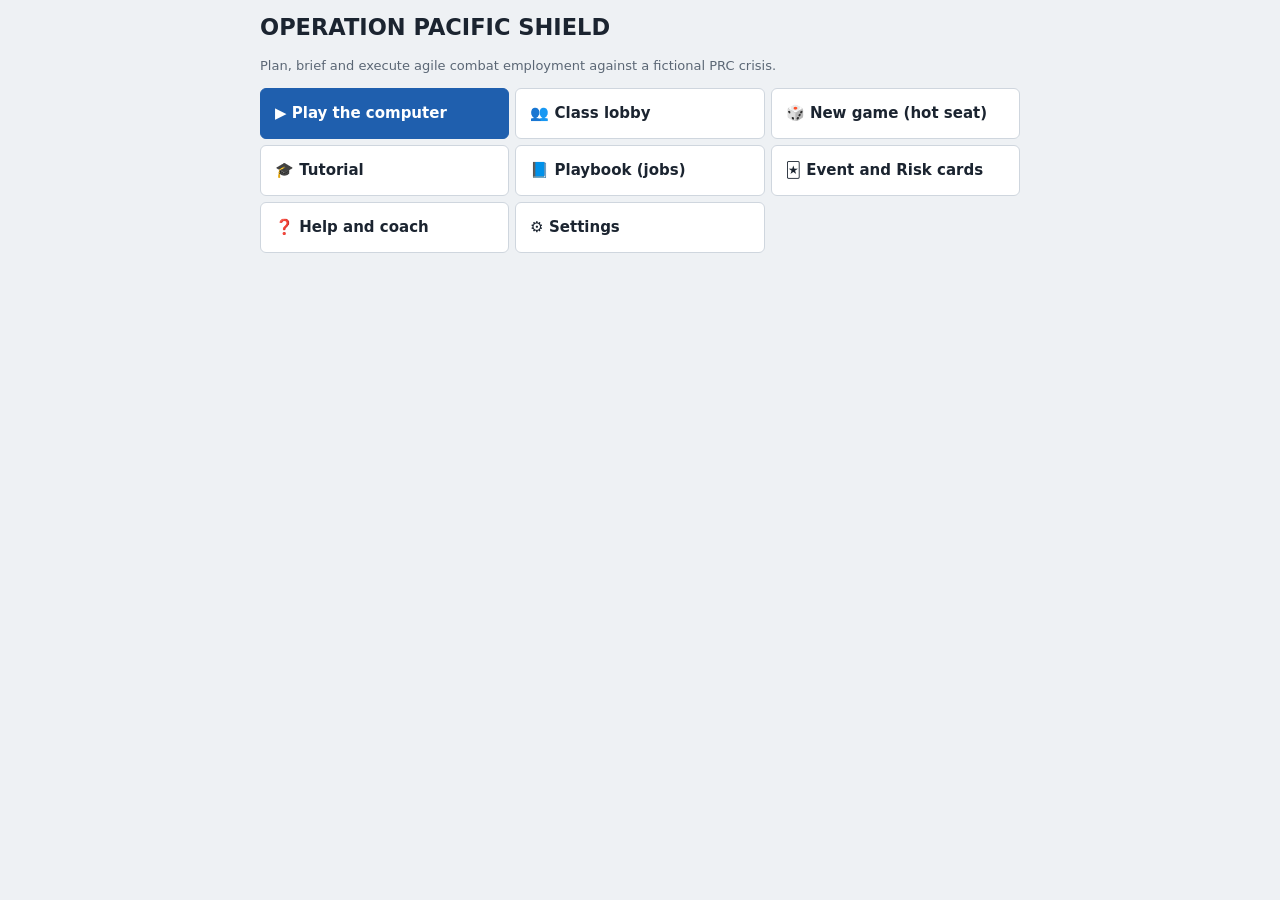
<file: source/index.html>
<!doctype html><html lang="en"><head><meta charset="utf-8"><meta name="viewport" content="width=device-width,initial-scale=1"><title>Operation Pacific Shield</title><link rel="stylesheet" href="style.css"></head><body><header><h1>OPERATION PACIFIC SHIELD</h1><span class="st" id="top"></span></header><div id="opsAlert" role="alert" hidden></div><nav id="nav"></nav><main id="v"></main><script src="images.js"></script><script src="app.js"></script><script src="menu.js"></script><script src="table.js"></script></body></html>
</file>
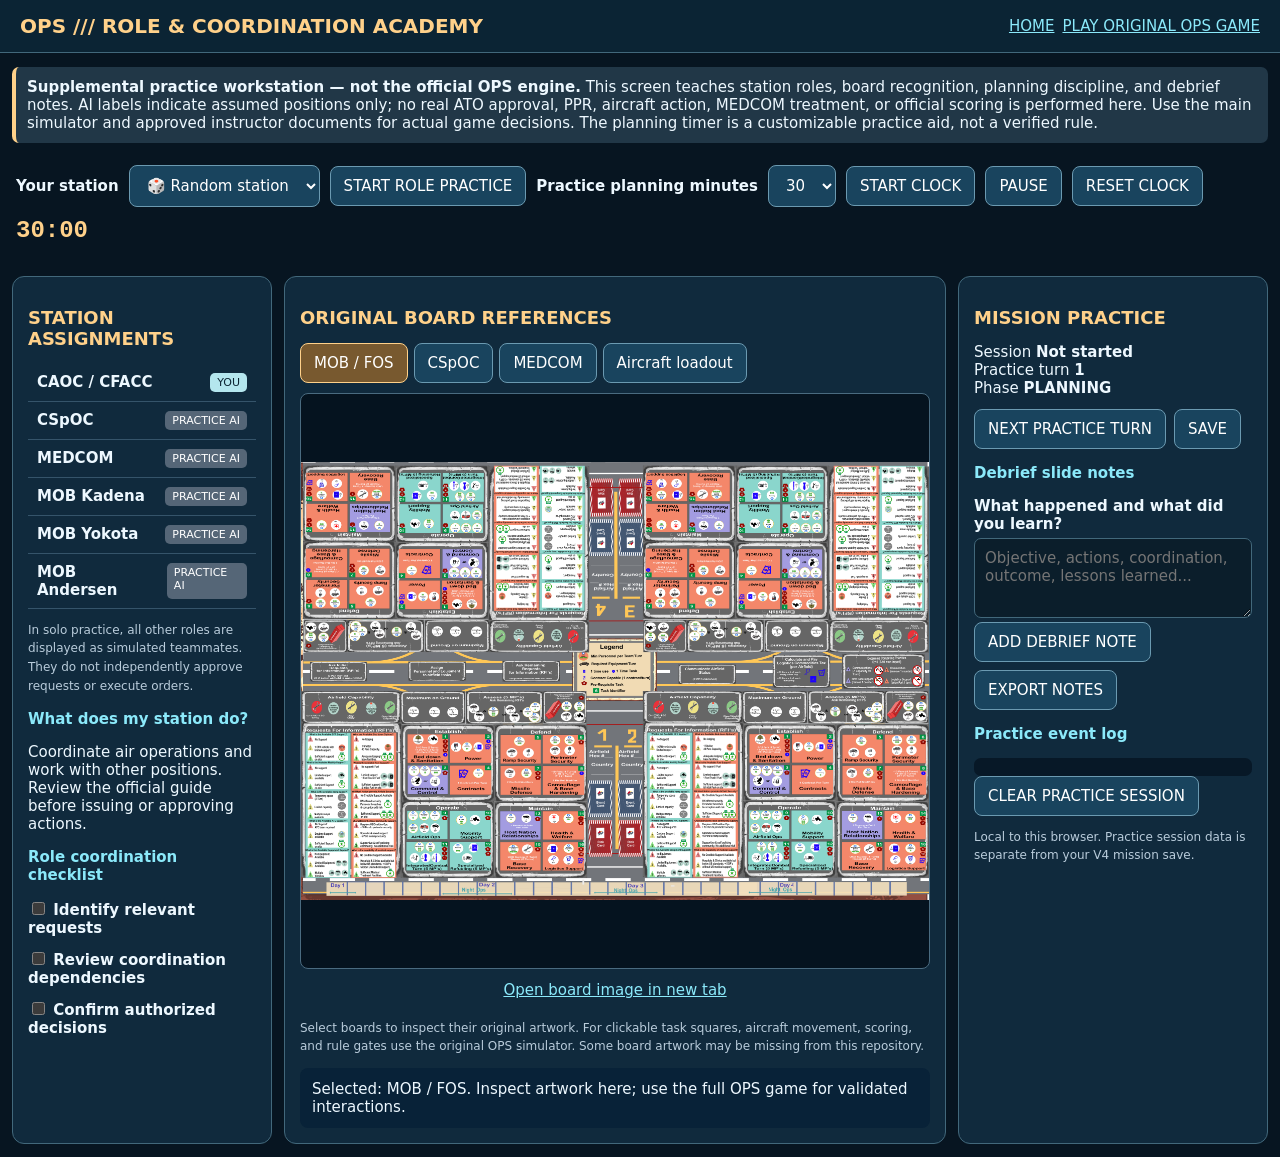
<file: ops-role-academy.html>
<!doctype html><html lang="en"><head><meta charset="utf-8"><meta name="viewport" content="width=device-width,initial-scale=1"><title>OPS | Role and Coordination Practice</title><style>
:root{color-scheme:dark;--bg:#071521;--panel:#102a3d;--line:#42687b;--gold:#ffd18a;--cyan:#8be9fa}
*{box-sizing:border-box}body{margin:0;background:var(--bg);color:#edf8ff;font:15px system-ui,Arial,sans-serif}button,select,textarea{font:inherit}button,select{padding:10px 13px;background:#19445e;color:#fff;border:1px solid #6b9ab1;border-radius:8px;cursor:pointer}button:hover{background:#27647c}button:focus-visible,select:focus-visible,textarea:focus-visible{outline:3px solid var(--gold)}button:disabled{opacity:.45;cursor:not-allowed}a{color:var(--cyan)}header{display:flex;justify-content:space-between;align-items:center;gap:12px;padding:14px 20px;background:#0b2434;border-bottom:1px solid var(--line);flex-wrap:wrap}h1{font-size:20px;margin:0;color:var(--gold)}h2{font-size:18px;color:var(--gold)}h3{font-size:15px;color:var(--cyan)}main{display:grid;grid-template-columns:260px minmax(0,1fr)310px;gap:12px;padding:12px;max-width:1800px;margin:auto}.panel{background:var(--panel);border:1px solid var(--line);padding:15px;border-radius:12px;min-width:0}.controls{display:flex;flex-wrap:wrap;gap:10px;align-items:center;margin-bottom:12px}label{display:block;margin:12px 0 5px;font-weight:bold}.role{display:flex;justify-content:space-between;gap:8px;padding:9px;border-bottom:1px solid #35546a}.chip{font-size:11px;color:#0c2432;background:#b4e6ee;border-radius:5px;padding:3px 7px}.ai{background:#556677;color:white}.viewer{width:100%;height:min(64vh,680px);min-height:340px;object-fit:contain;background:#05131f;border:1px solid #4a6b80;border-radius:8px}.boardlink{display:block;text-align:center;padding:8px}textarea{width:100%;min-height:80px;resize:vertical;color:white;background:#0b1e2b;border:1px solid var(--line);border-radius:7px;padding:10px}#log{max-height:260px;overflow:auto;font:12px/1.6 ui-monospace,monospace;background:#071827;padding:9px;white-space:pre-wrap;border-radius:7px}#time{color:var(--gold);font:bold 24px ui-monospace,monospace}.muted{font-size:12px;color:#b9ccdb;line-height:1.55}.warning{border-left:4px solid var(--gold);background:#213747;padding:11px;margin:14px 12px;border-radius:7px}.boardbuttons{display:flex;gap:6px;flex-wrap:wrap;margin-bottom:10px}.boardbuttons button[aria-pressed=true]{background:#78592f;border-color:#ffd18a}.actions{display:flex;gap:8px;flex-wrap:wrap}.state{padding:12px;background:#082238;border-radius:8px}#slide-list{padding-left:20px}#slide-list li{margin:6px 0}@media(max-width:1050px){main{grid-template-columns:1fr 1fr}main>.panel:nth-child(2){grid-column:span 2;grid-row:1}}@media(max-width:650px){main{display:flex;flex-direction:column}.viewer{height:400px}}@media(prefers-reduced-motion:reduce){*,*:before,*:after{animation:none!important;transition:none!important}}
</style></head><body>
<header><h1>OPS /// ROLE & COORDINATION ACADEMY</h1><div class="actions"><a href="index.html">HOME</a><a href="opt.html?mode=tutorial">PLAY ORIGINAL OPS GAME</a></div></header>
<div class="warning"><strong>Supplemental practice workstation — not the official OPS engine.</strong> This screen teaches station roles, board recognition, planning discipline, and debrief notes. AI labels indicate assumed positions only; no real ATO approval, PPR, aircraft action, MEDCOM treatment, or official scoring is performed here. Use the main simulator and approved instructor documents for actual game decisions. The planning timer is a customizable practice aid, not a verified rule.</div>
<div class="controls" style="padding:8px 16px"><label for="role" style="margin:0">Your station</label><select id="role"><option value="RANDOM">🎲 Random station</option></select><button id="start">START ROLE PRACTICE</button><label for="minutes" style="margin:0">Practice planning minutes</label><select id="minutes"><option value="10">10</option><option value="20">20</option><option value="30" selected>30</option><option value="45">45</option></select><button id="clock">START CLOCK</button><button id="pause">PAUSE</button><button id="reset">RESET CLOCK</button><strong id="time" role="timer">30:00</strong></div>
<main>
<section class="panel"><h2>STATION ASSIGNMENTS</h2><div id="roles"></div><p class="muted">In solo practice, all other roles are displayed as simulated teammates. They do not independently approve requests or execute orders.</p><h3>What does my station do?</h3><p id="role-explain"></p><h3>Role coordination checklist</h3><div id="checklist"></div></section>
<section class="panel"><h2>ORIGINAL BOARD REFERENCES</h2><div class="boardbuttons" id="boards"></div><img class="viewer" id="board-image" alt="OPS exercise board illustration"><a id="board-original" class="boardlink" target="_blank" rel="noopener">Open board image in new tab</a><p class="muted">Select boards to inspect their original artwork. For clickable task squares, aircraft movement, scoring, and rule gates use the original OPS simulator. Some board artwork may be missing from this repository.</p><div class="state" id="board-detail" role="status"></div></section>
<section class="panel"><h2>MISSION PRACTICE</h2><div>Session <strong id="session">Not started</strong></div><div>Practice turn <strong id="turn">1</strong></div><div>Phase <strong id="phase">PLANNING</strong></div><div class="actions" style="margin-top:12px"><button id="next">NEXT PRACTICE TURN</button><button id="save">SAVE</button></div><h3>Debrief slide notes</h3><label for="note">What happened and what did you learn?</label><textarea id="note" placeholder="Objective, actions, coordination, outcome, lessons learned..."></textarea><div class="actions"><button id="add-slide">ADD DEBRIEF NOTE</button><button id="export">EXPORT NOTES</button></div><ol id="slide-list"></ol><h3>Practice event log</h3><div id="log" aria-live="polite"></div><button id="clear">CLEAR PRACTICE SESSION</button><p class="muted">Local to this browser. Practice session data is separate from your V4 mission save.</p></section>
</main>
<script>
(()=>{"use strict";const KEY="OPS_ROLE_ACADEMY_V1",roles=[
{id:"CAOC",name:"CAOC / CFACC",desc:"Coordinate air operations and work with other positions. Review the official guide before issuing or approving actions.",checks:["Identify relevant requests","Review coordination dependencies","Confirm authorized decisions"]},
{id:"CSPOC",name:"CSpOC",desc:"Understand the space support requests and communications that affect the exercise.",checks:["Check requested support","Identify external coordination","Report status"]},
{id:"MEDCOM",name:"MEDCOM",desc:"Practice reviewing medical readiness, movement and support requirements against your authorized references.",checks:["Identify medical requirements","Check available resources","Coordinate patient movement requests"]},
{id:"MOB_KADENA",name:"MOB Kadena",desc:"Practice source-board familiarity, aircraft loadout review and coordinated support.",checks:["Inspect assigned board","Review aircraft readiness","Confirm coordination before movement"]},
{id:"MOB_YOKOTA",name:"MOB Yokota",desc:"Practice logistics workflow and aircraft/loadout familiarization.",checks:["Review logistics readiness","Plan a valid request","Report resource needs"]},
{id:"MOB_ANDERSEN",name:"MOB Andersen",desc:"Practice identifying aircraft and support dependencies.",checks:["Review aircraft status","Identify available resources","Coordinate with air operations"]}
],boards=[{id:"MOB",name:"MOB / FOS",src:"MOB Board X4.png"},{id:"CSPOC",name:"CSpOC",src:"CSPOC Board.png"},{id:"MEDCOM",name:"MEDCOM",src:"MEDCOM MOB x4.png"},{id:"LOADOUT",name:"Aircraft loadout",src:"MEDCOM C-130, C-17 and C-5 Loadout Board.png"}];
const $=id=>document.getElementById(id);let s={role:"CAOC",started:false,turn:1,seconds:1800,total:1800,notes:[],log:[],checks:[],board:"MOB"},timer=null;
try{const p=JSON.parse(localStorage.getItem(KEY)||"null");if(p&&typeof p==="object"&&Array.isArray(p.notes)&&Array.isArray(p.log))s={...s,...p}}catch(_){}
function persist(){try{localStorage.setItem(KEY,JSON.stringify(s))}catch(e){log("Save storage unavailable.")}}
function log(m){s.log.unshift(new Date().toLocaleTimeString()+" — "+m);s.log=s.log.slice(0,70);$("log").textContent=s.log.join("\n");persist()}
function time(){const m=Math.floor(s.seconds/60),ss=s.seconds%60;$("time").textContent=String(m).padStart(2,"0")+":"+String(ss).padStart(2,"0")}
function stop(){clearInterval(timer);timer=null}
function draw(){time();$("session").textContent=s.started?"Active ("+s.role+")":"Not started";$("turn").textContent=s.turn;$("roles").replaceChildren();for(const r of roles){const p=document.createElement("div");p.className="role";const n=document.createElement("strong");n.textContent=r.name;const b=document.createElement("span");b.className="chip"+(s.role===r.id?"":" ai");b.textContent=s.role===r.id?"YOU":"PRACTICE AI";p.append(n,b);$("roles").append(p)}
const r=roles.find(x=>x.id===s.role)||roles[0];$("role-explain").textContent=r.desc;$("checklist").replaceChildren();r.checks.forEach((v,i)=>{const l=document.createElement("label"),c=document.createElement("input");c.type="checkbox";c.checked=s.checks.includes(i);c.onchange=()=>{s.checks=c.checked?[...s.checks,i]:s.checks.filter(x=>x!==i);persist()};l.append(c,document.createTextNode(" "+v));$("checklist").append(l)});
$("boards").replaceChildren();for(const b of boards){const btn=document.createElement("button");btn.textContent=b.name;btn.setAttribute("aria-pressed",String(s.board===b.id));btn.onclick=()=>{s.board=b.id;persist();boardDraw()};$("boards").append(btn)}boardDraw();
$("slide-list").replaceChildren();s.notes.forEach((n,i)=>{const li=document.createElement("li");li.textContent="Turn "+n.turn+": "+n.text;$("slide-list").append(li)});$("log").textContent=s.log.join("\n")}
function boardDraw(){const b=boards.find(x=>x.id===s.board)||boards[0];$("board-image").src=encodeURI(b.src);$("board-image").alt="Original "+b.name+" board";$("board-original").href=encodeURI(b.src);$("board-detail").textContent="Selected: "+b.name+". Inspect artwork here; use the full OPS game for validated interactions.";document.querySelectorAll("#boards button").forEach(x=>x.setAttribute("aria-pressed",String(x.textContent===b.name)));}
$("board-image").onerror=()=>{$("board-detail").textContent="This board image is not available at the expected path. Use the main OPS simulator or inspect repository assets."};
for(const r of roles){const o=document.createElement("option");o.value=r.id;o.textContent=r.name;$("role").append(o)}$("role").value="RANDOM";
$("start").onclick=()=>{stop();const choice=$("role").value;s.role=choice==="RANDOM"?roles[Math.floor(Math.random()*roles.length)].id:choice;s.started=true;s.turn=1;s.checks=[];s.notes=[];s.total=Number($("minutes").value)*60;s.seconds=s.total;log("Started role familiarization as "+s.role+". Other roles are placeholders, not acting agents.");draw()};
$("clock").onclick=()=>{if(!s.started){log("Start role practice first.");return}if(timer)return;log("Practice clock started.");timer=setInterval(()=>{s.seconds=Math.max(0,s.seconds-1);time();if(s.seconds%10===0)persist();if(s.seconds===0){stop();log("Practice planning timer ended; this is not an official phase adjudication.")}},1000)};
$("pause").onclick=()=>{stop();persist();log("Practice clock paused.")};
$("reset").onclick=()=>{stop();s.total=Number($("minutes").value)*60;s.seconds=s.total;time();log("Practice clock reset.")};
$("next").onclick=()=>{if(!s.started){log("Start role practice first.");return}stop();s.turn++;s.seconds=s.total;s.checks=[];log("Advanced to practice turn "+s.turn+". This does not advance the live OPS engine.");draw()};
$("add-slide").onclick=()=>{const text=$("note").value.trim();if(!text){log("Enter a debrief note before adding.");return}s.notes.push({turn:s.turn,text});$("note").value="";log("Debrief note saved.");draw()};
$("save").onclick=()=>{persist();log("Role practice saved on this device.")};
$("export").onclick=()=>{const txt=s.notes.map((n,i)=>"Slide "+(i+1)+" — Turn "+n.turn+"\n"+n.text).join("\n\n");if(!txt){log("No debrief notes to export.");return}const url=URL.createObjectURL(new Blob([txt],{type:"text/plain"})),a=document.createElement("a");a.href=url;a.download="ops-role-debrief.txt";a.click();setTimeout(()=>URL.revokeObjectURL(url),1000)};
$("clear").onclick=()=>{if(!confirm("Clear this role-practice session and its notes?"))return;stop();localStorage.removeItem(KEY);location.reload()};
$("minutes").onchange=()=>{if(!s.started){s.total=Number($("minutes").value)*60;s.seconds=s.total;time()}};
window.addEventListener("beforeunload",()=>{stop();persist()});draw();
})();
</script></body></html>
</file>
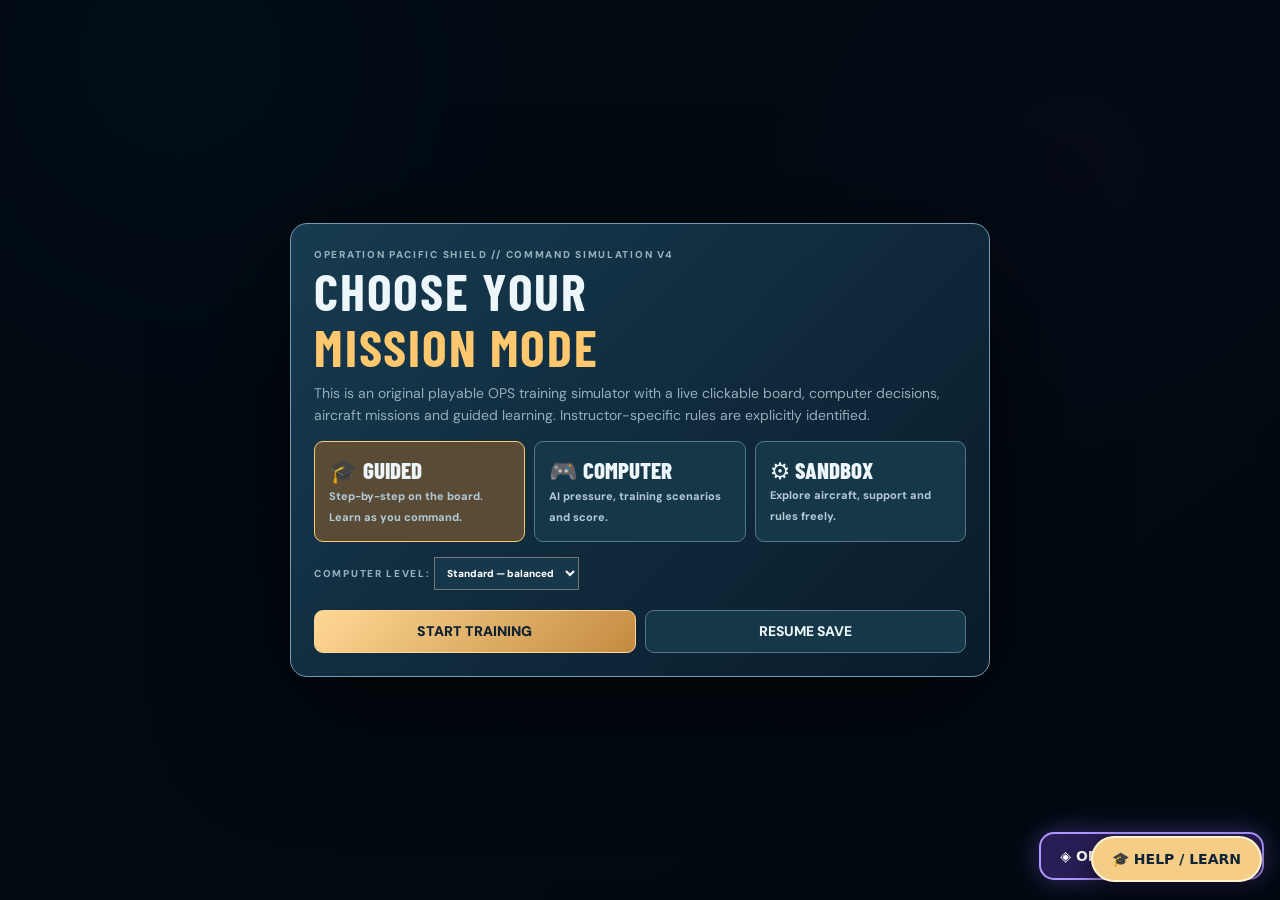
<file: opt.html>
<!doctype html>
<html lang="en"><head>
<meta charset="utf-8"><meta name="viewport" content="width=device-width,initial-scale=1">
<meta name="theme-color" content="#07121e">
<title>OPS | Pacific Shield — Command Simulation</title>
<link rel="stylesheet" href="ops-v4.css?v=ops-command-c2-v6-20261102-playtest3">
<link rel="stylesheet" href="ops-training-advisor.css?v=20261101-hybrid-1">
</head><body>
<div id="app"><div class="boot"><div class="bootmark">OPS<span> / </span> PACIFIC SHIELD</div><div class="bootpulse"></div><p>Initializing command simulation…</p></div></div>
<script>
window.addEventListener("error",function(e){
 const app=document.getElementById("app");
 if(app && app.querySelector(".boot"))app.innerHTML='<div class="error"><h1>Mission console could not start</h1><p>'+String(e.message||"Script error").replaceAll("<","&lt;")+'</p><button onclick="location.reload()">RETRY</button></div>';
});
</script>
<script src="rules.js?v=20261101-ops-v4-final2"></script>
<script src="ops-v4.js?v=20261102-official-board-integration"></script>
<script src="ops-coplay.js?v=ops-command-c2-v6-20261102-playtest3"></script>
<script src="ops-training-advisor.js?v=20261101-hybrid-1"></script>
<script src="ops-live-3d.js?v=20261102-textured-boards-v2"></script>
</body></html>
</file>
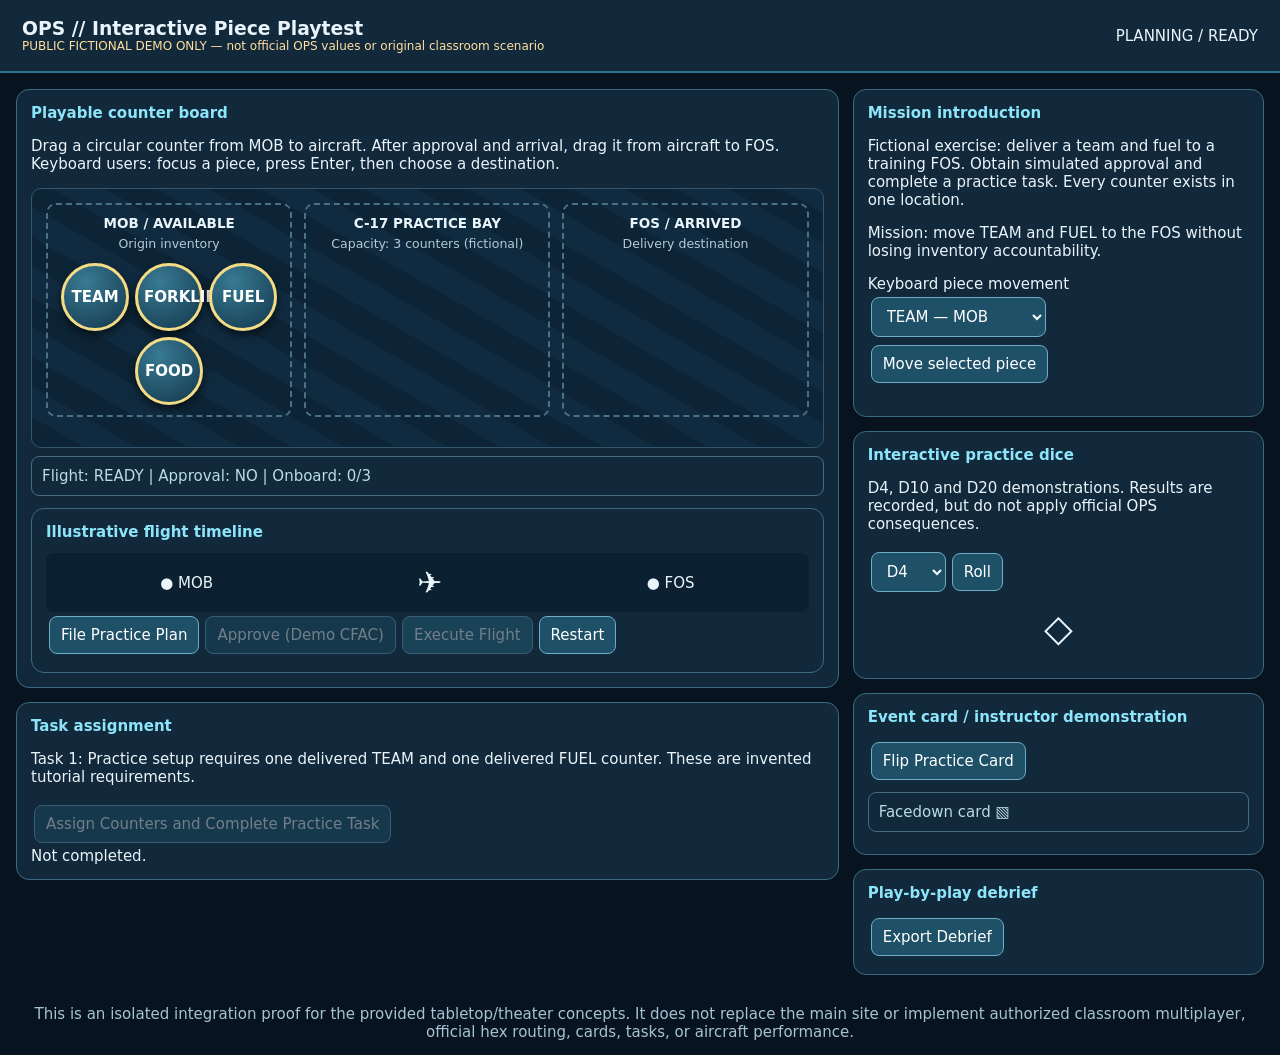
<file: experimental/ops-piece-playtest.html>
<!doctype html>
<html lang="en"><head><meta charset="utf-8"><meta name="viewport" content="width=device-width,initial-scale=1">
<title>OPS Board Interaction Playtest — Fictional Practice</title>
<style>
:root{font:15px system-ui,sans-serif;color:#e9f5fa;background:#07141f}*{box-sizing:border-box}
body{margin:0}header{padding:18px 22px;background:#12283b;display:flex;justify-content:space-between;gap:15px;flex-wrap:wrap;align-items:center;border-bottom:2px solid #2b7390}
h1{font-size:1.25rem;margin:0}.notice{font-size:.8rem;color:#ffe0a0}.layout{display:grid;grid-template-columns:minmax(320px,2fr) minmax(280px,1fr);gap:14px;padding:16px;max-width:1320px;margin:auto}
.panel{border:1px solid #3b6b80;border-radius:13px;background:#12283b;padding:14px}h2{font-size:1rem;margin:0 0 12px;color:#8ce5fa}
.board{min-height:260px;padding:14px;background:repeating-linear-gradient(30deg,#0d2436 0 26px,#102b40 26px 52px);border:1px solid #31566e;border-radius:10px}
.zones{display:grid;grid-template-columns:repeat(3,1fr);gap:12px}.zone{border:2px dashed #4a7185;border-radius:10px;min-height:180px;padding:10px;text-align:center}
.zone[aria-disabled="false"]{border-color:#68c5dc}.zone.drag-over{background:#214960;border-color:#f4d36a}
.zone strong{display:block;font-size:.9rem;margin-bottom:5px}.zone small{display:block;color:#b2cbd6;margin-bottom:12px}
.tokens{display:flex;justify-content:center;gap:6px;flex-wrap:wrap;align-content:flex-start}
.token{width:68px;height:68px;border-radius:50%;border:3px solid #f4db86;background:radial-gradient(circle at 35% 25%,#387a92,#13374d);color:#fff;font-weight:800;box-shadow:0 4px 10px #0009;cursor:grab;touch-action:none;user-select:none}
.token:focus{outline:3px solid #8cddff}.token:active{cursor:grabbing;transform:scale(1.06)}
button,select{font:inherit}button.action,select{background:#1e5168;color:white;padding:9px 11px;border:1px solid #6fadc4;border-radius:8px;margin:4px 3px;cursor:pointer}
button.action:disabled{opacity:.4;cursor:not-allowed}.action.primary{background:#27697f}
.status{padding:10px;border:1px solid #496c7e;border-radius:8px;margin:8px 0;color:#b9dce8}
#log{max-height:240px;overflow:auto;font-size:.84rem;line-height:1.45}#log p{border-bottom:1px solid #345268;padding-bottom:5px}
#flightPath{display:flex;align-items:center;justify-content:space-around;padding:12px;background:#0b2031;border-radius:8px}
#airplane{font-size:2rem;transition:transform .65s ease}
#dice{font-size:2.5rem;text-align:center;padding:10px;min-height:68px}
footer{padding:14px 20px;color:#a6c3d3;text-align:center}
@media(max-width:850px){.layout{grid-template-columns:1fr}.zones{grid-template-columns:1fr}.zone{min-height:115px}}
</style></head><body>
<header><div><h1>OPS // Interactive Piece Playtest</h1><div class="notice">PUBLIC FICTIONAL DEMO ONLY — not official OPS values or original classroom scenario</div></div><div id="phase"></div></header>
<div class="layout">
<main>
<section class="panel"><h2>Playable counter board</h2>
<p>Drag a circular counter from MOB to aircraft. After approval and arrival, drag it from aircraft to FOS. Keyboard users: focus a piece, press Enter, then choose a destination.</p>
<div class="board"><div class="zones">
<div class="zone" id="MOB" data-zone="MOB"><strong>MOB / AVAILABLE</strong><small>Origin inventory</small><div class="tokens"></div></div>
<div class="zone" id="AIRCRAFT" data-zone="AIRCRAFT"><strong>C-17 PRACTICE BAY</strong><small>Capacity: 3 counters (fictional)</small><div class="tokens"></div></div>
<div class="zone" id="FOS" data-zone="FOS"><strong>FOS / ARRIVED</strong><small>Delivery destination</small><div class="tokens"></div></div>
</div></div>
<div class="status" id="status"></div>
<div class="panel" style="margin-top:12px"><h2>Illustrative flight timeline</h2><div id="flightPath"><span>● MOB</span><span id="airplane">✈</span><span>● FOS</span></div>
<div><button class="action" id="file">File Practice Plan</button><button class="action" id="approve">Approve (Demo CFAC)</button><button class="action primary" id="fly">Execute Flight</button><button class="action" id="reset">Restart</button></div></div>
</section>
<section class="panel" style="margin-top:14px"><h2>Task assignment</h2><p>Task 1: Practice setup requires one delivered TEAM and one delivered FUEL counter. These are invented tutorial requirements.</p>
<button class="action" id="task">Assign Counters and Complete Practice Task</button><div id="taskStatus"></div></section>
</main>
<aside>
<section class="panel"><h2>Mission introduction</h2><p>Fictional exercise: deliver a team and fuel to a training FOS. Obtain simulated approval and complete a practice task. Every counter exists in one location.</p>
<p id="brief">Mission: move TEAM and FUEL to the FOS without losing inventory accountability.</p>
<label for="selected">Keyboard piece movement</label><select id="selected"></select><div><button class="action" id="move">Move selected piece</button></div>
<p id="advisor"></p></section>
<section class="panel" style="margin-top:14px"><h2>Interactive practice dice</h2><p>D4, D10 and D20 demonstrations. Results are recorded, but do not apply official OPS consequences.</p><select id="die"><option value="4">D4</option><option value="10">D10</option><option value="20">D20</option></select><button class="action" id="roll">Roll</button><div id="dice">◇</div></section>
<section class="panel" style="margin-top:14px"><h2>Event card / instructor demonstration</h2><button class="action" id="card">Flip Practice Card</button><div id="cardText" class="status">Facedown card ▧</div></section>
<section class="panel" style="margin-top:14px"><h2>Play-by-play debrief</h2><div id="log"></div><button class="action" id="report">Export Debrief</button></section>
</aside></div>
<footer>This is an isolated integration proof for the provided tabletop/theater concepts. It does not replace the main site or implement authorized classroom multiplayer, official hex routing, cards, tasks, or aircraft performance.</footer>
<script>
(function(){
"use strict";
var key="ops-piece-playtest-v1", kinds=["TEAM","FORKLIFT","FUEL","FOOD"];
function fresh(){return{phase:"PLANNING",approved:false,flight:"READY",taskDone:false,events:[],items:kinds.map(function(k,i){return{id:"TOK-"+(i+1),kind:k,at:"MOB",assigned:false}})}}
var S;try{S=JSON.parse(localStorage.getItem(key))||fresh()}catch(e){S=fresh()}
var picked=null;
function write(message){S.events.unshift({time:new Date().toISOString(),message:message});S.events=S.events.slice(0,120)}
function save(){localStorage.setItem(key,JSON.stringify(S));render()}
function explain(s){document.getElementById("advisor").textContent=s}
function move(id,target){
var t=S.items.find(function(x){return x.id===id});if(!t)throw Error("Unknown counter.");
if(t.assigned)throw Error("Counter assigned to a completed task.");
if(t.at===target)throw Error("Counter already there.");
if(target==="AIRCRAFT"&&t.at==="MOB"){
 if(S.flight!=="READY")throw Error("Cannot change load after filing the flight.");
 if(S.items.filter(function(x){return x.at==="AIRCRAFT"}).length>=3)throw Error("Fictional practice aircraft is full.");
 t.at=target;
}else if(target==="MOB"&&t.at==="AIRCRAFT"&&S.flight==="READY"){t.at=target}
else if(target==="FOS"&&t.at==="AIRCRAFT"&&S.flight==="LANDED"){
 if(["FUEL","FOOD"].indexOf(t.kind)>=0&&!S.items.some(function(x){return x.kind==="FORKLIFT"&&(x.at==="FOS"||x.at==="AIRCRAFT")}))throw Error("Practice cargo requires a forklift to unload.");
 t.at=target;
}else throw Error("Move not allowed at this stage. Check the flight status.");
write(id+" moved to "+target);save();
}
function action(fn){try{fn()}catch(e){explain("MOVE BLOCKED: "+e.message)}}
function render(){
document.getElementById("phase").textContent=S.phase+" / "+S.flight;
document.getElementById("status").textContent="Flight: "+S.flight+" | Approval: "+(S.approved?"YES":"NO")+" | Onboard: "+S.items.filter(function(x){return x.at==="AIRCRAFT"}).length+"/3";
["MOB","AIRCRAFT","FOS"].forEach(function(zone){
 var host=document.querySelector("#"+zone+" .tokens");host.replaceChildren();
 S.items.filter(function(t){return t.at===zone}).forEach(function(t){
  var b=document.createElement("button");b.className="token";b.type="button";b.draggable=!t.assigned;b.dataset.id=t.id;b.textContent=t.kind;b.title=t.id+" — "+t.kind+(t.assigned?" / ASSIGNED":"");
  b.setAttribute("aria-label",b.title);b.addEventListener("dragstart",function(e){e.dataTransfer.setData("text/plain",t.id)});
  b.addEventListener("click",function(){picked=t.id;document.getElementById("selected").value=t.id;explain("Selected "+t.kind+". Move to aircraft during planning, or FOS after arrival.")});
  host.appendChild(b);
 });
});
var select=document.getElementById("selected");select.replaceChildren();
S.items.forEach(function(t){var op=document.createElement("option");op.value=t.id;op.textContent=t.kind+" — "+t.at;select.appendChild(op)});
if(picked)select.value=picked;
document.getElementById("file").disabled=S.flight!=="READY";
document.getElementById("approve").disabled=S.flight!=="FILED";
document.getElementById("fly").disabled=S.flight!=="APPROVED";
document.getElementById("task").disabled=S.taskDone||S.flight!=="LANDED";
document.getElementById("taskStatus").textContent=S.taskDone?"Practice task completed: TEAM and FUEL assigned.":"Not completed.";
document.getElementById("log").replaceChildren();
S.events.forEach(function(e){var p=document.createElement("p");p.textContent=e.message;document.getElementById("log").appendChild(p)});
document.getElementById("airplane").style.transform=S.flight==="LANDED"?"translateX(55px)":"translateX(0px)";
}
document.querySelectorAll("[data-zone]").forEach(function(z){
z.addEventListener("dragover",function(e){e.preventDefault();z.classList.add("drag-over")});
z.addEventListener("dragleave",function(){z.classList.remove("drag-over")});
z.addEventListener("drop",function(e){e.preventDefault();z.classList.remove("drag-over");action(function(){move(e.dataTransfer.getData("text/plain"),z.dataset.zone)})})
});
document.getElementById("move").onclick=function(){action(function(){
var t=document.getElementById("selected").value;
var obj=S.items.find(function(x){return x.id===t});
if(!obj)throw Error("Select a counter.");
var target=obj.at==="MOB"?"AIRCRAFT":obj.at==="AIRCRAFT"?(S.flight==="LANDED"?"FOS":"MOB"):"AIRCRAFT";
move(t,target);
})};
document.getElementById("file").onclick=function(){action(function(){if(S.flight!=="READY")throw Error("Already filed.");if(!S.items.some(function(x){return x.at==="AIRCRAFT"}))throw Error("Load counters first.");S.flight="FILED";write("Flight filed; awaiting practice approval.");save()})};
document.getElementById("approve").onclick=function(){action(function(){if(S.flight!=="FILED")throw Error("No filed flight.");S.approved=true;S.flight="APPROVED";write("Demo CFAC approved flight.");save()})};
document.getElementById("fly").onclick=function(){action(function(){if(S.flight!=="APPROVED"||!S.approved)throw Error("Flight not approved.");S.flight="LANDED";write("Aircraft reached fictional FOS. Cargo remains aboard until unloaded.");save()})};
document.getElementById("task").onclick=function(){action(function(){
if(S.taskDone)throw Error("Already complete.");
var team=S.items.find(function(x){return x.kind==="TEAM"&&x.at==="FOS"&&!x.assigned});
var fuel=S.items.find(function(x){return x.kind==="FUEL"&&x.at==="FOS"&&!x.assigned});
if(!team||!fuel)throw Error("Deliver TEAM and FUEL first.");
team.assigned=fuel.assigned=true;S.taskDone=true;write("Practice task completed, using "+team.id+" and "+fuel.id+".");save()
})};
document.getElementById("roll").onclick=function(){var n=Number(document.getElementById("die").value),a=new Uint32Array(1);crypto.getRandomValues(a);var result=a[0]%n+1;document.getElementById("dice").textContent="D"+n+" → "+result;write("Practice D"+n+" rolled "+result+"; no official game effects.");save()};
document.getElementById("card").onclick=function(){var cards=["Practice weather update — no gameplay effect","Practice supply notification — no gameplay effect","Practice communications check — no gameplay effect"];var a=new Uint32Array(1);crypto.getRandomValues(a);var c=cards[a[0]%cards.length];document.getElementById("cardText").textContent=c;write("Practice card: "+c);save()};
document.getElementById("reset").onclick=function(){if(!confirm("Restart practice exercise?"))return;S=fresh();picked=null;write("Practice restarted.");save()};
document.getElementById("report").onclick=function(){var body=["OPS PIECE PLAYTEST — FICTIONAL DEBRIEF","Flight: "+S.flight,"Task complete: "+S.taskDone,"Resources: "+JSON.stringify(S.items),"History:",...S.events.map(function(e){return e.time+" "+e.message})].join("\n");var a=document.createElement("a"),blob=new Blob([body],{type:"text/plain"}),url=URL.createObjectURL(blob);a.href=url;a.download="ops-practice-debrief.txt";a.click();setTimeout(function(){URL.revokeObjectURL(url)},500)};
render();
})();
</script></body></html>
</file>
<file: source/style.css>
:root{--bg:#eef1f4;--card:#fff;--ink:#1b2430;--mut:#5b6775;--ac:#1f5fae;--ok:#2e8b3d;--bad:#c0392b;--ln:#cfd6de;box-sizing:border-box;padding-top:env(safe-area-inset-top,0px);padding-bottom:env(safe-area-inset-bottom,0px)}
@media (prefers-color-scheme:dark){:root:not([data-theme=light]){--bg:#14181d;--card:#1d242c;--ink:#e6ebf0;--mut:#93a0ae;--ac:#5aa0ee;--ok:#5cc16b;--bad:#ef6a5b;--ln:#33404d}}
*{box-sizing:border-box}body{margin:0;background:var(--bg);color:var(--ink);font:15px/1.4 system-ui,sans-serif}
header{padding:10px 14px;display:flex;flex-wrap:wrap;gap:10px;align-items:center;background:var(--card);border-bottom:1px solid var(--ln)}
h1{font-size:16px;margin:0 8px 0 0}.st{font-weight:600}.st b{color:var(--ac)}
nav{display:flex;gap:4px;overflow-x:auto;padding:8px 10px}nav button{white-space:nowrap}
main{padding:0 10px 30px;max-width:1000px;margin:auto}
button{font:inherit;border:1px solid var(--ln);background:var(--card);color:var(--ink);border-radius:6px;padding:5px 10px;cursor:pointer}button.on{background:var(--ac);color:#fff;border-color:var(--ac)}
.c{background:var(--card);border:1px solid var(--ln);border-radius:8px;padding:10px;margin:8px 0}.c h3{margin:0 0 6px;font-size:14px}
.g{display:grid;grid-template-columns:repeat(auto-fill,minmax(200px,1fr));gap:6px}.t{border:1px solid var(--ln);border-radius:6px;padding:6px;cursor:pointer;font-size:13px}.t.d{background:var(--ok);color:#fff;border-color:var(--ok)}
.m{color:var(--mut);font-size:13px}.r{display:flex;gap:6px;align-items:center;flex-wrap:wrap;margin:4px 0}input,select{font:inherit;width:70px;padding:3px;background:var(--bg);color:var(--ink);border:1px solid var(--ln);border-radius:5px}.bad{color:var(--bad)}.ok{color:var(--ok)}
.sc{overflow-x:auto}pre{white-space:pre-wrap;margin:0;font-size:13px;max-height:160px;overflow:auto}

#opsAlert{max-width:1000px;margin:7px auto;padding:11px 14px;border-radius:8px;border:2px solid #e57e46;color:#fff;background:#812431;font-weight:750;animation:limfacPulse .8s infinite alternate}#opsAlert[hidden]{display:none!important}@keyframes limfacPulse{from{box-shadow:0 0 3px #e83847}to{box-shadow:0 0 22px #f85866}}
.flipdeck{width:140px;height:130px;padding:0;perspective:800px;border:0!important;background:transparent!important;color:inherit!important}.flipinner{display:block;width:100%;height:100%;position:relative;transform-style:preserve-3d;transition:transform .45s}.flipdeck.flipped .flipinner{transform:rotateY(180deg)}.cardfront,.cardback{position:absolute;inset:0;backface-visibility:hidden;display:flex;flex-direction:column;gap:8px;align-items:center;justify-content:center;border:2px solid var(--ac);border-radius:10px;padding:10px;background:var(--card);text-align:center}.cardfront b,.cardback b{font-size:17px}.cardfront small,.cardback small{font-size:11px;color:var(--mut)}.cardback{transform:rotateY(180deg);border-color:var(--ok)}.flipdeck:disabled{opacity:1}.flipdeck:focus-visible{outline:3px solid var(--ac);outline-offset:4px}.cardrow{align-items:stretch}.t{display:block;width:100%;text-align:left}.t.d{background:var(--ok);color:#fff}.tasktime{display:block;font-size:10px;margin-top:3px;opacity:.9}.endex{position:fixed;inset:0;background:#090b11e8;display:grid;place-items:center;z-index:500;padding:12px}.endex-content{background:var(--card);border:2px solid var(--ok);border-radius:14px;padding:26px;max-width:500px;text-align:center;box-shadow:0 0 34px #40996e55}.endex-content h2{font-size:26px;color:var(--ok)}.endex-content button{margin:5px}@media(prefers-reduced-motion:reduce){#opsAlert{animation:none}.flipinner{transition:none}}
#menu{position:fixed;inset:0;z-index:50;background:var(--bg);overflow:auto;padding:env(safe-area-inset-top,0px) 12px 20px;display:none}
.mw{max-width:760px;margin:auto}.mw h2{margin:12px 0 4px}button.big{padding:14px;text-align:left;font-weight:600}details summary{cursor:pointer}

/* New tabletop and physical-token flight controls: no changes to existing board layouts. */
.vp{height:min(68vh,730px);min-height:320px;overflow:hidden;background:#222;border-radius:8px;cursor:grab;touch-action:none;position:relative}
.vp img{transform-origin:0 0;max-width:none;width:100%;user-select:none;pointer-events:none;will-change:transform}
.stk{position:relative;cursor:grab;border-radius:50%;display:inline-flex;align-items:center;justify-content:center}
.stk.pk{outline:3px solid var(--ac);outline-offset:2px}
.bd{position:absolute;right:-4px;bottom:-4px;background:var(--ac);color:#fff;border-radius:10px;padding:0 6px;font-size:12px}
.bay{border:2px dashed var(--ln);border-radius:10px;padding:8px;margin:8px 0;min-height:110px;background:var(--bg)}
.bay:focus-visible,.stk:focus-visible{outline:3px solid var(--ac)}
.tray{gap:12px}
.lim{position:fixed;inset:0;background:#000b;z-index:190;display:flex;align-items:center;justify-content:center;padding:16px}
.lb{background:var(--card);border:3px solid #e0a000;border-radius:10px;max-width:480px;padding:18px;box-shadow:0 18px 50px #0008;animation:sh .35s}
.lb h3{color:#c08b00;margin:0 0 8px}@keyframes sh{25%{transform:translateX(-8px)}75%{transform:translateX(8px)}}
@media(max-width:720px){.vp{height:52vh;min-height:240px}.bay{min-height:130px}.r>select{width:auto;max-width:100%}}
@media(prefers-reduced-motion:reduce){.lb{animation:none}}
</file>
<file: ops-v4.css>
@import url('https://fonts.googleapis.com/css2?family=Barlow+Condensed:wght@500;600;700;800;900&family=DM+Sans:wght@400;500;600;700;800&display=swap');
:root{--bg:#07121c;--panel:#0d202e;--panel2:#102b3b;--border:#29475a;--borderHi:#53788d;--text:#edf6fa;--mute:#94aeba;--gold:#ffc86e;--cyan:#5ce4e0;--blue:#69adff;--green:#8aefb8;--red:#ff8795;--font:'DM Sans',system-ui,sans-serif;--display:'Barlow Condensed','Arial Narrow',system-ui,sans-serif}
*{box-sizing:border-box}html{scroll-behavior:smooth}body{margin:0;background:var(--bg);color:var(--text);font:14px/1.5 var(--font);min-height:100vh}button,input,select{font:inherit}button{cursor:pointer;color:inherit;border:1px solid var(--borderHi);background:#153748;border-radius:9px;padding:10px 13px;font-weight:800;transition:background .18s,border-color .18s,transform .18s}button:hover:not(:disabled){background:#28576b;border-color:#b9d5e7}button:active:not(:disabled){transform:translateY(1px)}button:disabled{opacity:.38;cursor:not-allowed}button:focus-visible,a:focus-visible{outline:2px solid var(--gold);outline-offset:3px}a{color:var(--cyan);text-decoration:none}p{color:var(--mute);margin:7px 0;line-height:1.58}h1,h2,h3,h4{font-family:var(--display);text-transform:uppercase;letter-spacing:.035em;line-height:1.08;margin:0}h1{font-size:62px}h2{font-size:31px}h3{font-size:22px}h4{font-size:18px}.gold{color:var(--gold)}.cyan{color:var(--cyan)}.green{color:var(--green)}.red{color:var(--red)}.mute{color:var(--mute)}.micro{font-size:10px;letter-spacing:.17em;font-weight:850;color:var(--mute);text-transform:uppercase}.mono{font-family:ui-monospace,Consolas,monospace}.primary{background:linear-gradient(135deg,#ffd895,#c38b40);color:#102332;border-color:#fbd698;font-weight:900}.primary:hover:not(:disabled){background:#ffdfad}.ghost{background:transparent}.flat{border:0;background:transparent;padding:5px}.full{width:100%}.stack{display:grid;gap:10px}.actions{display:flex;flex-wrap:wrap;gap:8px}.actions>*{flex:1}.hidden{display:none!important}.chip{display:inline-flex;align-items:center;gap:5px;padding:4px 8px;border:1px solid #396074;border-radius:6px;color:#c8e1ec;background:#0a2533;font-size:11px;font-weight:700}.chip.ok{border-color:#2b8067;color:var(--green)}.chip.bad{border-color:#924d55;color:var(--red)}.progress{background:#142e3e;height:7px;border:1px solid #33586a;border-radius:99px;overflow:hidden}.progress>span{height:100%;display:block;background:linear-gradient(90deg,#13b8c8,#ffd185);transition:width .3s}
.topbar{display:flex;align-items:center;gap:14px;padding:10px 20px;background:#081822e9;border-bottom:1px solid #294c60;position:sticky;top:0;z-index:50;backdrop-filter:blur(20px)}.brand{font:900 24px var(--display);letter-spacing:.065em;white-space:nowrap}.brand b{color:var(--gold)}.topmiddle{display:flex;gap:15px;margin-left:auto;align-items:center}.hudstat{border-left:1px solid #335061;padding-left:15px;white-space:nowrap}.hudstat strong{display:block;font:800 19px var(--display)}.righttop{display:flex;align-items:center;gap:8px}.topbar .smallbtn{font-size:11px;padding:8px}.layout{max-width:1750px;margin:auto;display:grid;grid-template-columns:minmax(232px,270px) minmax(470px,1fr) minmax(278px,338px);gap:12px;padding:13px}.column{min-width:0}.panel{background:linear-gradient(155deg,#112a3b,#0b1e2b);border:1px solid var(--border);border-radius:13px;padding:14px;margin-bottom:12px;box-shadow:0 12px 34px #0003}.panel-head{display:flex;align-items:center;justify-content:space-between;gap:10px;margin-bottom:12px}.panel-head h3{margin-top:2px}.panel-head small{font-size:10px;color:var(--mute)}.separator{height:1px;background:var(--border);margin:12px 0}.callout{background:#173649;border:1px solid #2b6375;border-left:3px solid var(--gold);padding:12px;border-radius:9px;font-size:12px;line-height:1.55}.brief{padding:15px;border-radius:10px;border:1px solid #506d7b;background:#122d3d}.resource-list{display:grid;grid-template-columns:repeat(2,1fr);gap:6px}.resource{background:#0c2838;border:1px solid #2a4c5e;padding:9px;border-radius:8px;display:flex;justify-content:space-between;align-items:center;gap:6px}.resource span{font-size:11px;color:#a8c5d1}.resource b{font:700 19px var(--display);color:#ffe0a1}.fleet-item{display:grid;grid-template-columns:40px 1fr;gap:9px;align-items:center;padding:9px;border:1px solid #305263;background:#102d3c;border-radius:9px;margin-bottom:7px;cursor:pointer}.fleet-item.on{border-color:var(--gold);background:#314031}.fleet-icon{font-size:29px;text-align:center;color:#96d4f7}.fleet-item small{display:block;font-size:10px;color:#92aeba}.scorebig{font:900 42px var(--display);color:var(--gold)}.scoregrid{display:grid;grid-template-columns:repeat(3,1fr);gap:6px}.scorebox{background:#0d2b3b;border:1px solid #2d4d5f;border-radius:8px;text-align:center;padding:8px 2px}.scorebox b{font:800 24px var(--display);display:block}.scorebox span{font-size:10px;color:var(--mute)}.tabs{display:flex;gap:7px;flex-wrap:wrap}.tabs button{padding:9px 10px;border-radius:8px;font-size:12px}.tabs button.active{color:#111f2b;border-color:var(--gold);background:var(--gold)}.mapframe{position:relative;overflow:hidden;border:1px solid #47748a;border-radius:13px;background:#081e31;min-height:430px}.mapframe svg{display:block;width:100%;height:auto;max-height:530px;min-height:390px}.mapframe .mapbg{fill:#062338}.mapframe .gridline{stroke:#17445d;stroke-width:1}.mapframe .land{fill:#1c4a4b;stroke:#407770;stroke-width:2}.mapframe .coast{fill:none;stroke:#9bd3bf;stroke-width:1.5;opacity:.7}.mapframe .ring{fill:none;stroke:#2ba4bf;stroke-dasharray:6 9;opacity:.37}.mapframe .route{fill:none;stroke:var(--cyan);stroke-width:2.5;stroke-dasharray:6 8;animation:march 10s linear infinite}.mapframe .site{cursor:pointer;outline:none}.mapframe .site circle{fill:#0d3548;stroke:#6ec7d9;stroke-width:2.5;transition:r .2s,fill .2s}.mapframe .site:hover circle,.mapframe .site.selected circle{r:23;fill:#815e2f;stroke:var(--gold);stroke-width:3}.mapframe .site text{pointer-events:none;fill:#e7f9ff;font-size:14px;font-family:var(--display);font-weight:800}.mapframe .site .site-number{font-size:14px}.mapframe .site .sitelabel{font-size:12px}.mapframe .sitetype{fill:#94cbd9;font-size:10px;font-family:var(--font);font-weight:800}.mapframe .mob circle{fill:#235947;stroke:var(--green)}.mapframe .aircraftdot{cursor:pointer}.mapframe .aircraftdot rect{stroke:#8fd9f5;stroke-width:2;fill:#16435c}.mapframe .aircraftdot:hover rect{fill:#376d89;stroke:#ffd38b}.mapframe .aircraftdot text{font-size:13px;font-weight:800;fill:#fff;pointer-events:none}.mapframe .flying{filter:drop-shadow(0 0 8px #ffe3a0)}.mapcaption{display:flex;justify-content:space-between;align-items:center;gap:10px;flex-wrap:wrap;padding-top:8px}.maplegend{display:flex;gap:9px;flex-wrap:wrap;color:var(--mute);font-size:11px}.dot{width:8px;height:8px;border-radius:50%;background:var(--cyan);display:inline-block}.dot.gold{background:var(--gold)}.dot.green{background:var(--green)}.board-image{position:relative;border:1px solid #426d82;border-radius:11px;overflow:hidden;background:#0b2030;min-height:430px;display:flex;align-items:center;justify-content:center}.board-image img{display:block;width:100%;max-height:510px;object-fit:contain}.board-overlay{position:absolute;inset:0;display:grid;grid-template-columns:repeat(4,1fr);grid-template-rows:1fr 1fr;align-items:center;justify-items:center;pointer-events:none}.board-overlay button{pointer-events:auto;background:#08273de8;border:2px solid var(--gold);font-size:11px;padding:8px}.site-actions{display:grid;grid-template-columns:repeat(2,1fr);gap:8px}.site-actions button{min-height:48px}.status{border-radius:7px;padding:8px 10px;font-size:12px;font-weight:700;background:#12394a;border:1px solid #427b8a}.status.warn{background:#4a3426;border-color:#94662e;color:#ffdd99}.status.success{background:#1b483c;border-color:#347f60;color:#8aefb8}.task-grid{display:grid;grid-template-columns:repeat(2,1fr);gap:6px}.task{background:#112e3e;text-align:left;min-height:56px;padding:9px;border:1px solid #3e6276;position:relative;font-size:11px}.task strong{display:block;font-size:11px;line-height:1.35}.task small{display:block;font-size:10px;color:#b1c8d6;font-weight:500}.task.done{border-color:#4d9c7a;background:#1b423b}.task.pending{border-color:#bf8c42;background:#3e392c}.formrow{display:grid;grid-template-columns:1fr 1fr;gap:8px}.cargo-row{display:flex;align-items:center;gap:8px;padding:8px;border-bottom:1px solid #2a4b60}.cargo-row .name{flex:1}.cargo-row button{min-width:35px;padding:6px}.cargo-row strong{min-width:18px;text-align:center}.missioncard{background:#102c3b;border:1px solid #396475;border-radius:11px;padding:12px;margin-top:10px}.missioncard strong{font-size:13px}.missioncard .footer{display:flex;gap:8px;margin-top:10px}.missioncard .footer button{flex:1}.eventcard{background:linear-gradient(145deg,#395264,#132c3d);border:2px solid #b9915d;padding:14px;min-height:170px;border-radius:12px;box-shadow:0 12px 30px #0006;position:relative;overflow:hidden}.eventcard:before{content:'OPS';position:absolute;right:-16px;top:4px;font:900 86px var(--display);opacity:.055}.eventcard h3{margin:8px 0}.eventcard .eventtype{font-weight:900;font-size:10px;letter-spacing:2px;color:var(--gold)}.log{max-height:240px;overflow:auto}.log-entry{padding:8px 0;border-bottom:1px solid #294c61;font-size:11px;line-height:1.55}.log-entry b{color:var(--gold)}.guide{display:grid;gap:9px}.guide h3{font-size:23px}.guide p{font-size:12px}.guide-counter{display:flex;align-items:center;gap:10px}.stepno{display:grid;place-items:center;min-width:38px;height:38px;border:1px solid var(--gold);color:var(--gold);border-radius:50%;font:850 20px var(--display)}.guide-actions{display:flex;gap:8px}.guide-actions button{flex:1}.flash{animation:focusglow 1.5s infinite}.modalwrap{position:fixed;inset:0;background:#020910eb;backdrop-filter:blur(8px);z-index:100;display:grid;place-items:center;padding:16px}.modal{width:min(700px,100%);max-height:90vh;overflow:auto;background:linear-gradient(135deg,#173b50,#091b2a);border:1px solid #7a9cac;box-shadow:0 30px 120px #000a;border-radius:17px;padding:23px}.modal.wide{width:min(920px,100%)}.modal h1{font-size:52px}.modal .close{float:right}.modal .choice{display:grid;grid-template-columns:repeat(3,1fr);gap:9px;margin:15px 0}.modal .choice button{min-height:96px;text-align:left;padding:14px}.modal .choice button b{display:block;font:800 23px var(--display)}.modal .choice button small{color:#b2c8d4;font-size:11px}.modal .choice button.selected{border-color:var(--gold);background:#594b35}.modal footer{display:flex;gap:9px;justify-content:end;margin-top:20px}.modal footer button{flex:1}.dice-stage{display:grid;place-items:center;min-height:170px;perspective:650px}.die{width:100px;height:100px;display:grid;place-items:center;border:2px solid #fff;border-radius:16px;background:linear-gradient(145deg,#fff,#9ab4c5);color:#102b3c;font:900 52px var(--display);box-shadow:8px 13px 0 #738e9c,0 24px 40px #0009}.die.rolling{animation:tumble 1.45s cubic-bezier(.24,.7,.26,1)}.dice-choices{display:grid;grid-template-columns:repeat(4,1fr);gap:6px}.dice-choices button{font-size:11px;padding:8px}.toast{position:fixed;bottom:24px;left:50%;transform:translateX(-50%);background:#264d60;border:1px solid #e5c78e;padding:13px 20px;border-radius:10px;z-index:150;box-shadow:0 13px 35px #000a;max-width:min(500px,92vw);text-align:center}.rulesbox{max-height:60vh;overflow:auto}.rulesbox .rule{padding:11px;border-bottom:1px solid #365769}.rulesbox .rule strong{color:var(--gold)}.error,.boot{min-height:80vh;display:grid;place-content:center;text-align:center;gap:15px}.bootmark{font:900 42px var(--display)}.bootmark span{color:var(--gold)}.bootpulse{height:3px;width:150px;background:var(--gold);margin:auto;animation:pulse 1s infinite}.landing{min-height:100vh;background:radial-gradient(ellipse at 30% 24%,#18445d,#07121c 68%);padding-bottom:50px}.hero{max-width:1180px;margin:45px auto;display:grid;grid-template-columns:1.15fr .85fr;gap:30px;align-items:center;padding:20px}.hero h1{font-size:clamp(63px,9vw,122px);line-height:.83}.hero p{font-size:16px;max-width:580px}.hero-panel{border:1px solid #326478;background:linear-gradient(145deg,#144051,#091e2d);border-radius:18px;padding:26px;box-shadow:0 28px 65px #0007}.hero-panel .big-symbol{font:900 100px var(--display);color:#ffd186;line-height:1}.home-modes{max-width:1180px;margin:auto;padding:0 20px;display:grid;grid-template-columns:repeat(3,1fr);gap:12px}.modecard{border:1px solid #2f6174;padding:22px;border-radius:15px;background:#102b3a;transition:.2s}.modecard:hover{transform:translateY(-4px);border-color:#e4b46a;background:#19394a}.modecard h3{font-size:30px;margin:11px 0}.modecard .icon{font-size:35px}.modecard p{min-height:65px}.disclaimer{max-width:1180px;margin:30px auto;padding:0 20px;color:var(--mute);font-size:12px}
@keyframes tumble{0%{transform:translateY(-50px) rotate(0deg)}30%{transform:translateY(15px) rotate(460deg)}65%{transform:translateY(-25px) rotate(900deg)}100%{transform:translateY(0) rotate(1440deg)}}@keyframes pulse{50%{opacity:.2}}@keyframes march{to{stroke-dashoffset:-200}}@keyframes focusglow{50%{box-shadow:0 0 0 3px #ffd58b7d,0 0 30px #fdb96750}}
@media(max-width:1250px){.layout{grid-template-columns:225px minmax(390px,1fr)280px;padding:8px;gap:8px}.panel{padding:11px}}@media(max-width:1030px){.layout{grid-template-columns:minmax(240px,1fr) minmax(300px,2fr)}.column.right{grid-column:1/-1;display:grid;grid-template-columns:repeat(2,minmax(0,1fr));gap:10px}.column.right .panel{margin-bottom:0}.topmiddle{gap:8px}}@media(max-width:720px){.layout{display:block;padding:10px}.column.right{display:block}.panel{margin-bottom:10px}.topbar{padding:10px;flex-wrap:wrap}.topmiddle{order:3;width:100%;justify-content:space-between;margin-left:0}.hudstat{padding-left:8px}.mapframe{min-height:280px}.mapframe svg{min-height:250px}.hero{grid-template-columns:1fr;margin:20px auto}.home-modes{grid-template-columns:1fr}.hero-panel{display:none}.modal .choice{grid-template-columns:1fr}.modal .choice button{min-height:70px}}@media(prefers-reduced-motion:reduce){*,*:before,*:after{animation-duration:.001ms!important;transition-duration:.001ms!important}}

.board-click-layer{position:absolute;inset:0;pointer-events:none}
.board-click-layer button{position:absolute;pointer-events:auto;transform:translate(-50%,-50%);z-index:5}
.board-task-pin{width:30px;height:30px;padding:0;border:2px solid #ffd48c;border-radius:50%;background:#063047e8;color:#ffe5b0;font:900 15px var(--display);box-shadow:0 0 0 3px #08273766,0 0 16px #02c6ec70}
.board-task-pin:hover{background:#ffd48c;color:#12202e;box-shadow:0 0 14px #ffd48c}
.board-task-pin.complete{border-color:#8aefb8;background:#21563eea;color:#a7ffd0}
.board-label-pin{font-size:10px;padding:6px 9px;border:1px solid #ffcb76;background:#102e46ec;color:#ffe1ac;border-radius:8px;box-shadow:0 0 12px #041522}


/* V4.2 ORIGINAL BOARD INTERACTION — physical tabletop is the primary play surface */
.original-board-toolbar{display:flex;align-items:center;justify-content:space-between;flex-wrap:wrap;gap:9px;margin:0 0 9px}
.original-board-toolbar .tabs{flex-wrap:wrap;gap:6px}
.original-board-toolbar .tabs button{padding:8px 10px}
.board-zoom-controls{display:flex;align-items:center;gap:5px}
.board-zoom-controls button{padding:8px 12px;min-width:34px}
.board-banner{display:flex;gap:10px;align-items:center;padding:9px 12px;background:#173949;border:1px solid #2b7181;border-radius:9px;margin-bottom:9px;font-size:12px}
.board-banner strong{color:#ffcf83;white-space:nowrap;font-family:var(--display);font-size:17px}
.board-banner span{color:#cae3e9}
.original-board-viewport{overflow:auto;max-height:min(71vh,780px);min-height:260px;border:2px solid #497d96;border-radius:12px;background:#172d3e;overscroll-behavior:contain;scrollbar-color:#557f95 #0b2131;touch-action:pan-x pan-y}
.original-board-stage{position:relative;min-width:100%;height:auto;line-height:0;isolation:isolate}
.original-board-stage>img{display:block;width:100%;height:auto;min-width:0;max-width:none;user-select:none;-webkit-user-drag:none;cursor:crosshair}
.original-board-stage button{position:absolute;z-index:5;transform:translate(-50%,-50%);line-height:1.15;white-space:nowrap;cursor:pointer}
.board-airfield{display:grid;place-items:center;gap:2px;min-width:48px;min-height:37px;padding:5px 6px;border:2px solid #64c2e0;border-radius:9px;background:#07273eea;box-shadow:0 0 9px #4ab6db55;font-family:var(--display);font-size:14px;color:#ddf6ff}
.board-airfield small{display:block;font-family:var(--font);font-size:9px;color:#cfe5ec}
.board-airfield.current{background:#76572aee;border-color:#ffdc99;box-shadow:0 0 0 4px #ffcb7e44,0 0 18px #fbc97080;color:#fff1c5}
.board-rfi{padding:6px 6px;min-height:30px;min-width:53px;background:#052d42ec;border:2px solid #84dbc6;border-radius:7px;color:#e4ffff;font-size:11px;box-shadow:0 2px 10px #0007}
.board-rfi.current{border-color:var(--gold);color:#ffdf9f}
.board-rfi b{font-size:10px}
.board-task-token{width:24px;height:24px;min-width:24px;padding:0;border:2px solid #ffce80;border-radius:50%;color:#fef4dd;background:#0d2d42f0;font:900 13px var(--display);box-shadow:0 0 10px #153b52bb,0 0 4px #f1c97b}
.board-task-token:hover{background:var(--gold);color:#142331;box-shadow:0 0 0 4px #fedb8e8a;z-index:8}
.board-task-token.complete{border-color:#79f1b8;background:#1a674edc;color:#d6ffe5}
.board-task-token.pending{border-color:#91e6ff;background:#13496b;color:#e3f9ff}
.board-cargo{font-size:10px;padding:5px 7px;background:#052e49ec;border:1px solid #71d5ed;color:#eafaff;border-radius:7px}
.board-cards{font-size:11px;border-color:#fed081;color:#ffe6ae;background:#49371fe8;padding:5px 8px;border-radius:7px}
.board-other-action{top:13%;left:50%;font-size:12px;padding:11px 20px;border:2px solid #f4c87b;color:#ffdfad;background:#10334beb;border-radius:9px}
.board-toggle{display:flex;flex-wrap:wrap;gap:7px;margin:9px 0}
.board-toggle button{font-size:11px;padding:8px 12px;flex:1}
.board-toggle button.active{background:#634d31;color:#ffe5a9;border-color:#f2bd71}
.board-lesson{margin-top:10px;padding:16px;background:linear-gradient(120deg,#153d51,#0d2c3d);border:1px solid #578297;border-left:4px solid var(--gold);border-radius:11px}
.board-lesson h3{font-size:24px;margin:6px 0}
.board-lesson p{font-size:13px;color:#d4e6ed}
.board-lesson .actions{margin-top:12px}
.board-facts{display:flex;flex-wrap:wrap;gap:6px;margin-bottom:10px}
.board-facts span{padding:6px 9px;font-size:10px;letter-spacing:.03em;font-weight:850;background:#0b293b;border:1px solid #487085;border-radius:6px;color:#c5e3ed}
.board-facts span:first-child{background:#5c4c2e;border-color:#d5ad65;color:#ffe4a8}
.board-instructions{padding:10px 12px;font-size:12px;line-height:1.5;background:#0c293b;border:1px solid #33627b;border-radius:8px;color:#cbe5f0}
@media(max-width:750px){.original-board-toolbar{align-items:stretch}.original-board-toolbar .tabs{width:100%}.original-board-toolbar .tabs button{flex:1;font-size:11px;padding:8px}.board-banner{display:block}.board-banner strong{display:block}.original-board-viewport{min-height:230px;max-height:60vh}.board-task-token{width:20px;height:20px;min-width:20px;font-size:12px;padding:0}.board-airfield{min-width:40px;min-height:27px;padding:3px 4px;font-size:11px}.board-airfield small{font-size:8px}.board-rfi{font-size:9px;min-width:40px;min-height:24px;padding:3px}.board-cargo{font-size:8px;max-width:200px;white-space:normal;line-height:1.2}.board-lesson{padding:12px}.board-lesson h3{font-size:21px}}


/* V4.3 original-board pieces, mission flight and consequences */
.board-mission-overlay{position:absolute;inset:0;width:100%;height:100%;pointer-events:none;z-index:3;overflow:visible}
.board-flight-route{fill:none;stroke:#ffe4a5;stroke-width:8;stroke-linecap:round;stroke-dasharray:20 17;filter:drop-shadow(0 0 15px #1adced);animation:march 4s linear infinite}
.board-flight-plane{filter:drop-shadow(0 0 15px #ffd18a)}
.board-flight-status{position:absolute;top:51%;left:50%;transform:translate(-50%,-50%);pointer-events:none;background:#091e32e8;color:#ffdfaa;border:1px solid #b18c57;padding:7px 12px;border-radius:10px;font-size:10px;font-weight:900;letter-spacing:1px;z-index:4}
.board-flight-status.active{background:#73552ddd;color:#fff2d7}
.board-aircraft-token,.board-other-token{padding:5px 7px!important;font-size:10px!important;line-height:1.25!important;box-shadow:0 0 15px #10c5ee77;background:#092d49ee;color:#e7f7ff;border:2px solid #6ad4fb;border-radius:9px;min-width:53px}
.board-aircraft-token small,.board-other-token small{display:block;font-size:8px;font-weight:600;color:#b8f0e4}
.board-aircraft-token:hover,.board-other-token:hover{border-color:#ffd488;background:#654829}
.board-other-token{font-size:11px!important;padding:12px!important}
.sim-target{cursor:pointer;outline:none}
.sim-target circle{fill:#582e3d;stroke:#fca1b6;stroke-width:3}
.sim-target.selected circle{fill:#8b5534;stroke:#ffda84;stroke-width:4;filter:drop-shadow(0 0 12px #ffd899)}
.sim-target text{fill:#ffd8c2;font-size:12px;font-weight:900;pointer-events:none}
.strike-blast{pointer-events:none;filter:drop-shadow(0 0 22px #ff8f4d)}
.strike-ring{fill:none;stroke:#ffe29a;stroke-width:6;transform-origin:center;animation:strike-ring 2.7s ease-out both}
.strike-core{fill:#ffd67c;transform-origin:center;animation:strike-core 2.7s ease-out both}
.strike-blast text{fill:#ffdfaa;font-size:13px;font-weight:900;paint-order:stroke;stroke:#251723;stroke-width:3;animation:flashtext 2.8s both}
@keyframes strike-ring{0%{r:4;opacity:0}12%{r:23;opacity:1}70%{r:75;opacity:.5}100%{r:98;opacity:0}}
@keyframes strike-core{0%{r:1;opacity:0}15%{r:45;opacity:1}85%{r:20;opacity:.4}100%{r:1;opacity:0}}
@keyframes flashtext{0%{opacity:0}15%{opacity:1}80%{opacity:1}100%{opacity:0}}
.impact-row{margin-top:8px;border-radius:10px;padding:11px 12px;border:1px solid #4c6575;background:#122f40}
.impact-row b{font-size:11px;letter-spacing:.08em}
.impact-row p{color:#d6e9f0;font-size:12px}
.impact-row.warning{border-left:4px solid #ffbd73;background:#45372750}
.impact-row.warning b{color:#ffcf8f}
.impact-row.success{border-left:4px solid #79e5b1;background:#21564654}
.impact-row.success b{color:#a6ffd0}
.impact-row button{font-size:11px;padding:7px 10px}
@media(max-width:720px){.board-aircraft-token{min-width:43px;font-size:8px!important;padding:3px!important}.board-flight-status{font-size:8px;max-width:66%;white-space:normal;text-align:center}}
@media print {.topbar,.column.left,.column.right,.modal .actions,.modal footer{display:none!important}.modalwrap{position:relative;background:white;color:#111}.modal{border:none;box-shadow:none;max-height:none}.rulesbox{max-height:none}}


/* Invite / collaborate via role-scoped WebRTC */
.team-overlay{position:fixed;inset:0;background:#000c;z-index:120;display:flex;align-items:center;justify-content:center;padding:14px;backdrop-filter:blur(6px)}
.team-modal{position:relative;width:min(780px,96vw);max-height:92vh;overflow:auto;background:linear-gradient(135deg,#183c50,#071b2c);padding:28px;border:1px solid #84b7c9;border-radius:16px;box-shadow:0 30px 90px #000a}
.team-modal h2{font-size:36px;margin:7px 0}
.team-modal p{font-size:13px}
.team-modal label{font-size:12px;font-weight:800;color:#d4e7ed}
.team-grid{display:grid;grid-template-columns:2fr 1fr 1fr;gap:8px;align-items:end;margin:16px 0}
.team-grid button{min-height:43px}
.team-grid label select{display:block;width:100%;margin-top:4px}
.team-modal textarea,.team-modal select{width:100%;display:block;padding:10px;margin:8px 0;background:#081e2e;color:#e6f6ff;border:1px solid #6391a8;border-radius:8px;font:12px ui-monospace,monospace}
.team-modal textarea{resize:vertical;overflow-wrap:anywhere}
.team-close{position:absolute;right:12px;top:11px;border:0;background:transparent;font-size:20px}
.team-status{background:#153f51;color:#ffe5b0;border:1px solid #8b8d61;border-radius:9px;padding:12px;font-size:12px;margin:12px 0}
.team-disclaimer{border-left:3px solid #dd9e75;padding:9px;color:#cfdee5;font-size:11px!important}
@media(max-width:650px){.team-modal{padding:16px}.team-grid{grid-template-columns:1fr}.team-modal h2{font-size:28px}}


.board-image-fallback{min-height:420px;padding:60px 20px;text-align:center;line-height:1.7;white-space:normal;color:#ffda9f;background:radial-gradient(#25495e,#092337);font-weight:700}
.board-med-picker,.board-med-task{background:#112f49e8;border:2px solid #86e5dd;border-radius:8px;color:white;padding:5px 8px;font-size:11px!important;box-shadow:0 0 13px #27bbd14a}
.board-med-picker.current{border-color:var(--gold);background:#705230e8}
.board-med-task{padding:0!important;min-width:25px;width:25px;height:25px;border-radius:50%;font-weight:900}
.board-med-task.complete{background:#1f7256;border-color:#8ef4ae}
@media(max-width:750px){.board-med-picker{font-size:9px!important;padding:3px!important}.board-med-task{min-width:21px;width:21px;height:21px;font-size:10px!important}}


.board-satellite{display:grid;place-items:center;min-width:90px;padding:8px!important;font-size:12px!important;color:#c9e9ff;background:#0b2847f0;border:2px solid #62d6f9;border-radius:50%;box-shadow:0 0 16px #38adff99;animation:satelliteDrift 8s ease-in-out infinite alternate}
.board-satellite small{font-size:9px!important;white-space:normal;max-width:100px}
.board-satellite.selected{border-color:#ffce83;box-shadow:0 0 0 4px #f7c36a44,0 0 25px #f7c36a88}
@keyframes satelliteDrift{from{translate:-6px -8px}to{translate:10px 7px}}


/* COMMANDER ROLE: a decision-first mission planning cockpit */
.command-panel{border:1px solid #b38b55;background:linear-gradient(140deg,#17354a,#102c3c 58%,#102434);box-shadow:0 12px 32px #0005,0 0 0 1px #ffe0a322}
.command-panel>.panel-head{align-items:start}
.command-panel h2{font-size:38px;letter-spacing:.04em;color:#ffe0a0}
.command-panel>.panel-head .chip{margin-top:8px}
.command-panel>p{color:#c9e3eb}
.command-step{margin:13px 0;padding:12px;background:#0824369c;border:1px solid #315d74;border-radius:10px}
.command-step>.micro{color:#ffd99e;margin-bottom:8px}
.command-choices{display:grid;grid-template-columns:repeat(4,minmax(0,1fr));gap:7px}
.command-choices button{min-height:63px;background:#13374a;border:1px solid #496b80;border-radius:8px;padding:8px 7px;font-size:12px;font-weight:800;text-align:left}
.command-choices button small{display:block;font-size:10px;font-weight:500;color:#b2cedd;line-height:1.35;margin-top:3px;overflow-wrap:anywhere}
.command-choices button.active,.command-main button.active,.command-status button.active{background:#65502e;border-color:#ffcd78;color:#fff0cb;box-shadow:0 0 0 1px #eabe73b0}
.command-main{display:grid;grid-template-columns:1fr 2fr;gap:8px}
.command-main button{min-height:48px}
.command-main .primary{font-size:14px}
.command-status{display:grid;grid-template-columns:1fr 1fr;gap:8px;margin-top:12px}
.command-status>div{display:flex;flex-direction:column;gap:6px;background:#092b3c;border:1px solid #335f70;padding:10px;border-radius:8px}
.command-status b{font-size:10px;color:#c6e2ed;letter-spacing:.09em}
.command-status button{font-size:11px;min-height:38px}
.command-notice{font-size:11px!important;line-height:1.6}
.command-queue{margin-top:12px;padding:10px;border:1px solid #526d77;border-radius:9px;background:#0a2b39}
.command-queue>.micro{color:#ffcf7e}
.command-order{display:flex;align-items:center;justify-content:space-between;gap:9px;border-bottom:1px solid #335260;padding:10px 0}
.command-order:last-child{border:0}
.command-order b{font-size:12px}
.command-order small{display:block;font-size:10px;color:#a9c9d9}
.command-order button{font-size:10px;padding:6px 9px}
.command-alert{background:#483424ab;border:1px solid #9f7839;border-radius:8px;padding:10px;margin-top:6px}
.command-alert b{font-size:10px;color:#ffe1a1}
.command-alert p{font-size:11px}
.route-order{fill:none;stroke:#ffce80;stroke-width:3.5;stroke-dasharray:10 7;animation:march 9s linear infinite;filter:drop-shadow(0 0 3px #ff9d5a)}
.route-label{fill:#ffdcaa;font-size:11px;font-weight:850;paint-order:stroke;stroke:#102c3a;stroke-width:4}
@media(max-width:740px){.command-panel h2{font-size:28px}.command-choices{grid-template-columns:repeat(2,minmax(0,1fr))}.command-main,.command-status{grid-template-columns:1fr}.command-step{padding:8px}.command-order{flex-wrap:wrap}}


/* V5: dimensional, vivid Mission C2 cockpit */
body{background:radial-gradient(circle at 14% 6%,#154b7c 0,transparent 26%),radial-gradient(circle at 84% 18%,#422e7e 0,transparent 25%),linear-gradient(145deg,#071323,#0a1c2c 45%,#06121e);background-attachment:fixed}
.c2-panel{--c2-glow:#35d9ee;position:relative;isolation:isolate;overflow:hidden;border:1px solid #507eaa;background:linear-gradient(130deg,#164461e8 0%,#112b48 45%,#181d43 100%);box-shadow:inset 0 1px 0 #b7f3ff3d,0 18px 44px #01091677,0 0 30px #1baad51a}
.c2-panel:before{content:"";position:absolute;inset:0;z-index:-1;pointer-events:none;background:radial-gradient(circle at top right,#2eabe32c,transparent 39%),linear-gradient(100deg,transparent 40%,#a59af510 60%,transparent 72%)}
.c2-heading{display:flex;justify-content:space-between;align-items:center;gap:20px;flex-wrap:wrap}
.c2-heading h2{font-size:clamp(28px,4vw,43px);color:#e9f9ff;text-shadow:0 3px 0 #0b2537,0 0 20px #3fc9fb33}
.c2-heading p{font-size:11px;max-width:600px}
.c2-light{display:flex;align-items:center;gap:8px;border-radius:24px;padding:8px 11px;font-size:10px;font-weight:900;letter-spacing:.08em;border:1px solid #c8a35e;background:#403724;color:#ffe3aa}
.c2-light.green{border-color:#75e8b8;color:#9efbd1;background:#133e40}
.c2-light span{width:10px;height:10px;border-radius:50%;background:#ffd07d;box-shadow:0 0 10px #ffbc65;animation:pulse 1.7s infinite}
.c2-light.green span{background:#70ffce;box-shadow:0 0 12px #53ffc5}
.c2-overview{display:grid;grid-template-columns:repeat(5,minmax(0,1fr));gap:9px;margin-top:14px}
.c2-kpi{position:relative;display:flex;gap:9px;align-items:center;min-height:91px;padding:11px 9px;border:1px solid #79a4c670;border-radius:14px;background:linear-gradient(145deg,#234f68bb,#122b43dd);box-shadow:inset 0 2px 0 #ffffff22,0 6px 0 #071f37,0 12px 18px #0005;transform:translateY(-3px);transition:transform .2s,box-shadow .2s}
.c2-kpi:hover{transform:translateY(-7px) rotateX(4deg);box-shadow:inset 0 2px 0 #ffffff33,0 10px 0 #071f37,0 18px 25px #0007}
.c2-kpi>span{font-size:25px;filter:drop-shadow(0 3px 4px #0007)}
.c2-kpi small{display:block;font-size:9px;color:#d0e0ef;letter-spacing:.065em;font-weight:850}
.c2-kpi strong{display:block;font:800 27px var(--display);letter-spacing:.02em;line-height:1.18}
.c2-kpi.gold{border-color:#edbd6a;background:linear-gradient(145deg,#644725,#2c3044)}.c2-kpi.gold strong{color:#ffe0a3}
.c2-kpi.blue{border-color:#53bff3}.c2-kpi.blue strong{color:#abe6ff}
.c2-kpi.mint{border-color:#63d6b8}.c2-kpi.mint strong{color:#adfbd0}
.c2-kpi.red{border-color:#e4849a;background:linear-gradient(145deg,#624158,#302b47)}.c2-kpi.red strong{color:#ffd0d9}
.c2-kpi.purple{border-color:#bba2ff;background:linear-gradient(145deg,#473d75,#1b2951)}.c2-kpi.purple strong{color:#e0d7ff}
.c2-tabs{display:grid;grid-template-columns:repeat(5,1fr);gap:7px;margin:22px 0 14px}
.c2-tabs button{padding:10px 7px;min-height:48px;border:1px solid #527b9d;background:#173852;color:#d8e9f4;font-size:10px;letter-spacing:.02em;box-shadow:0 4px 0 #071d2f}
.c2-tabs button.active{background:linear-gradient(145deg,#f6dca9,#dc9962);color:#0d2534;border-color:#fff0c9;box-shadow:0 3px 0 #5e4533}
.c2-section-title{display:flex;align-items:center;justify-content:space-between;flex-wrap:wrap;gap:8px;margin:13px 0}
.c2-section-title h3{font-size:24px;color:#e9f7ff}
.c2-progress-list{display:grid;grid-template-columns:repeat(2,minmax(0,1fr));gap:8px}
.c2-goal{padding:11px;background:#0d2d48aa;border:1px solid #3e6d91;border-radius:10px}
.c2-goal-top{display:flex;justify-content:space-between;gap:8px;font-size:12px;margin-bottom:7px}
.c2-goal-top span{color:#ffd691;font-weight:900}
.c2-goal .progress{height:9px;margin-bottom:4px}
.c2-goal .progress span{background:linear-gradient(90deg,#51befe,#8dfce2,#ffd174);box-shadow:0 0 15px #55d9ff5c}
.c2-goal small{font-size:10px;color:#a8c9d9}
.c2-readiness{display:grid;grid-template-columns:repeat(3,1fr);gap:7px;margin:12px 0}
.c2-stat{display:flex;flex-direction:column;gap:5px;background:#0b2c42;border:1px solid #426a88;border-radius:10px;padding:10px}
.c2-stat b{font-size:10px;color:#a6d8e9}.c2-stat strong{font:850 21px var(--display);color:#ffe1a4}.c2-stat small{font-size:10px;color:#aac1d3}
.c2-callout{margin-top:12px;border:1px solid #d29863;border-left:4px solid #ffac60;background:#70442a70;border-radius:10px;padding:12px}
.c2-callout b{color:#ffdb9d;font-size:11px;letter-spacing:.08em}.c2-callout p{color:#ffead3;font-size:12px}
.c2-table-wrap{overflow:auto;border:1px solid #537c98;border-radius:10px}
.c2-table{width:100%;border-collapse:collapse;min-width:520px;font-size:12px}
.c2-table thead{background:#28526b}.c2-table th{text-align:center;padding:9px 6px;color:#ccecf8}
.c2-table th:first-child{text-align:left}.c2-table td{padding:11px 8px;border-top:1px solid #456b81;text-align:center}
.c2-table td:first-child{text-align:left}.c2-table td small{display:block;color:#9dc3d2;font-size:9px}.c2-table td:last-child{color:#ffe1a6}
.c2-table tbody tr:nth-child(2n){background:#12364c7d}
.c2-aircraft-grid,.c2-site-grid,.c2-coord-grid{display:grid;grid-template-columns:repeat(2,minmax(0,1fr));gap:9px}
.c2-aircraft,.c2-site{min-height:79px;text-align:left;display:flex;gap:10px;align-items:center;background:linear-gradient(150deg,#1d4c67,#13324a);border:1px solid #4b95b8;box-shadow:0 5px 0 #08243a}
.c2-aircraft>span{font-size:30px;color:#8cdeff;filter:drop-shadow(0 5px 3px #0008)}
.c2-aircraft small,.c2-site small{display:block;color:#a4cbd9;font-size:10px;margin-top:3px}
.c2-site{display:flex;flex-direction:column;align-items:flex-start;justify-content:center;gap:3px}
.c2-site span{font-size:12px;color:#f6dba6}
.c2-advisory{color:#e0e5f6!important;font-size:12px!important;border-left:3px solid #b7a0f6;background:#403a6b68;padding:9px 11px;border-radius:7px}
.c2-role-grid{display:grid;grid-template-columns:repeat(2,minmax(0,1fr));gap:10px}
.c2-role{display:grid;grid-template-columns:42px 1fr;gap:11px;border-radius:13px;border:1px solid #7289a4;background:linear-gradient(150deg,#18415b,#102940);padding:12px;box-shadow:0 7px 0 #082032,0 15px 24px #0005}
.c2-role.gold{border-color:#dfae67}.c2-role.cyan{border-color:#60dce6}.c2-role.blue{border-color:#79b5ff}.c2-role.purple{border-color:#b59bf5}.c2-role.mint{border-color:#7be5be}.c2-role.orange{border-color:#ed9c73}
.c2-role-icon{width:42px;height:42px;border-radius:10px;background:#25617e;display:grid;place-items:center;font-size:25px;box-shadow:0 5px 0 #0c3349,0 9px 12px #0005}
.c2-role h3{font-size:20px;color:#f9e5bc}.c2-role p{font-size:11px;color:#d4e5ed}
.c2-role button{margin-top:9px;font-size:10px;padding:8px}
.c2-coordline{font-size:11px;color:#b2d6e3}.c2-coordline b{display:block;color:#7ae9de;font-size:9px;letter-spacing:.05em}
.c2-request{border:1px solid #6e95b0;border-radius:13px;background:#14384e;padding:12px;box-shadow:0 6px 0 #071d2e}
.c2-request strong{color:#73e4ec;font-size:10px}.c2-request strong span{color:#ffdb91}.c2-request h4{font-size:18px;margin-top:7px}
.c2-request p{font-size:11px}.c2-request button{font-size:11px}
.c2-coord-item{display:flex;align-items:center;justify-content:space-between;gap:8px;margin:9px 0;padding:10px;border:1px solid #496e86;background:#102d43;border-radius:9px}
.c2-coord-item small{display:block;color:#89cce7;font-size:10px}.c2-coord-item p{font-size:11px}
.c2-decision{display:flex;gap:5px;flex-wrap:wrap}.c2-decision button{font-size:10px;padding:7px}
.c2-limfac-list{display:grid;gap:8px}
.c2-limfac{border:1px solid #7195aa;border-left:5px solid #fbb783;background:#263b50;padding:12px;border-radius:10px}
.c2-limfac.high{border-left-color:#ff6a90;background:#512e4699}
.c2-limfac.med{border-left-color:#ffcb74;background:#523d3099}
.c2-limfac.low{border-left-color:#75d6e7;background:#25476099}
.c2-limfac>div{display:flex;gap:9px;align-items:center;flex-wrap:wrap}.c2-limfac b{font-size:12px;color:#f4f7ff}
.c2-limfac p{font-size:11px;color:#d9e5ed;margin:7px 0}
.c2-severity{font-size:9px;background:#0c2537;padding:4px 6px;border:1px solid #bdadc6;border-radius:5px;color:#ffe7cf;font-weight:900}
.c2-limfac button{font-size:10px;padding:8px}
.original-board-stage button,.mapframe .aircraftdot{transition:filter .15s,box-shadow .2s}
.original-board-stage button:hover{filter:brightness(1.25) drop-shadow(0 6px 8px #ffcb7c6c);box-shadow:0 0 0 4px #ffffff33,0 7px 0 #041e32,0 11px 18px #0008}
.board-aircraft-token{background:linear-gradient(140deg,#2b84ab,#154066 65%,#102943)!important;border-color:#a8edff!important;box-shadow:inset 0 2px 1px #d4fff450,0 6px 0 #082138,0 11px 19px #0007!important;transform:translate(-50%,-55%) perspective(200px) rotateX(8deg)!important}
.mapframe{box-shadow:inset 0 0 90px #2c95f82b,0 12px 25px #0009;border:2px solid #6aabd0}
.mapframe svg{filter:drop-shadow(0 6px 7px #0003)}
@media(max-width:1100px){.c2-overview{grid-template-columns:repeat(3,minmax(0,1fr))}}
@media(max-width:720px){.c2-overview{grid-template-columns:repeat(2,minmax(0,1fr))}.c2-tabs{grid-template-columns:repeat(3,minmax(0,1fr))}.c2-progress-list,.c2-role-grid,.c2-aircraft-grid,.c2-site-grid,.c2-coord-grid{grid-template-columns:1fr}.c2-readiness{grid-template-columns:repeat(2,1fr)}.c2-kpi{min-height:80px}.c2-heading h2{font-size:30px}}
</file>
<file: ops-training-advisor.css>
/* Optional, accessible training layer; designed not to interfere with boards. */
#ops-advisor-launch{position:fixed;right:18px;bottom:18px;z-index:13000;background:#f6cd86;color:#102437;border:2px solid #fff3d0;border-radius:999px;padding:13px 19px;font:800 14px system-ui;box-shadow:0 8px 25px #0009;cursor:pointer}
#ops-advisor-launch:focus-visible,#ops-advisor-panel button:focus-visible,#ops-advisor-panel select:focus-visible{outline:3px solid #ffcf67;outline-offset:2px}
#ops-advisor-panel[hidden]{display:none}
#ops-advisor-panel{position:fixed;z-index:13001;right:16px;bottom:80px;width:min(420px,calc(100vw - 32px));max-height:min(78vh,730px);overflow:auto;border:1px solid #87b0c3;border-radius:17px;background:#10283b;color:#e9f5ff;box-shadow:0 14px 50px #000b;padding:18px;font:14px/1.5 system-ui}
#ops-advisor-panel .ops-advisor-top{display:flex;align-items:center;justify-content:space-between;gap:10px;color:#ffdc9a}
#ops-advisor-panel button{border:1px solid #608aa2;background:#19445e;color:#f1faff;border-radius:9px;padding:9px;cursor:pointer}
#ops-advisor-panel .ops-advisor-top button{font-size:22px;min-width:40px}
#ops-advisor-panel button:hover{background:#2a627e}
#ops-advisor-panel .ops-advisor-actions{display:grid;grid-template-columns:1fr 1fr;gap:8px;margin:14px 0}
#ops-advisor-panel .ops-advisor-lesson{border:1px solid #456c81;background:#0a1e2e;border-radius:10px;padding:12px}
#ops-advisor-panel .ops-advisor-lesson strong,#ops-advisor-panel .ops-advisor-lesson small{display:block}
#ops-advisor-panel .ops-advisor-lesson small{color:#ffd48c;letter-spacing:1.5px;font-size:11px}
#ops-advisor-panel .ops-advisor-note{color:#b3ccda;font-size:12px}
#ops-advisor-panel #ops-advisor-answer{min-height:50px;border-left:3px solid #f6cd86;background:#193b52;border-radius:5px;padding:10px}
#ops-advisor-panel label{display:block;margin:10px 0 4px;font-weight:700}
#ops-advisor-panel select{width:100%;padding:10px;border-radius:8px;background:#183b51;color:#fff;border:1px solid #7294a8}
.ops-sr-only{position:absolute!important;width:1px;height:1px;overflow:hidden;clip:rect(0,0,0,0);white-space:nowrap}
@media(max-width:540px){#ops-advisor-panel{bottom:76px;right:8px;width:calc(100vw - 16px);padding:12px}#ops-advisor-launch{right:10px;bottom:10px}}
</file>
